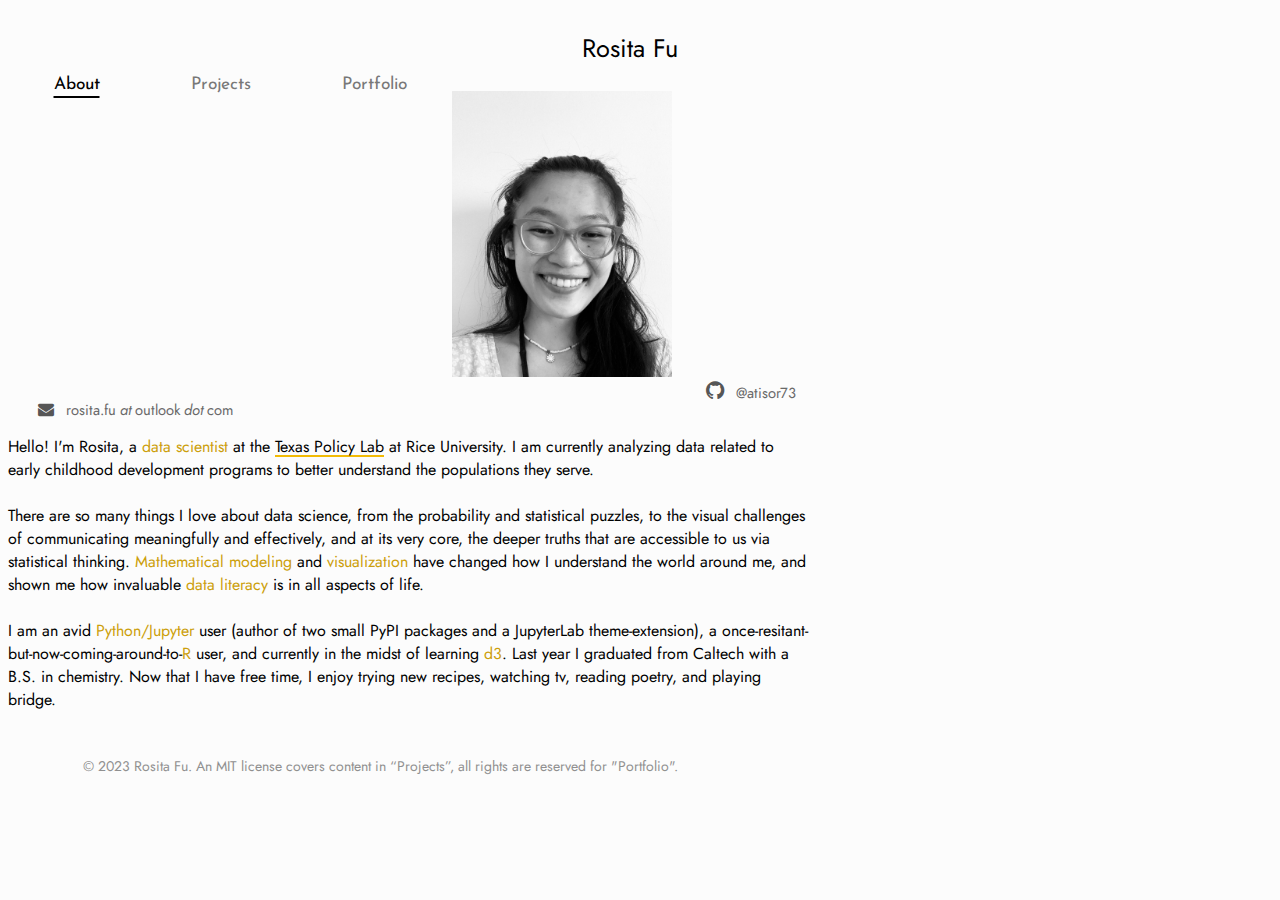
<file: index.html>
<!DOCTYPE html>
<html>
<head>
    <meta charset="UTF-8" />
    <link rel="stylesheet" href=""/>
    <link rel="stylesheet" href="main.css"/>
    <link rel="stylesheet" href="about/about.css"/>

    <!-- bootstrap -->
    <link href="https://cdn.jsdelivr.net/npm/bootstrap@5.3.0-alpha3/dist/css/bootstrap.min.css" rel="stylesheet" integrity="sha384-KK94CHFLLe+nY2dmCWGMq91rCGa5gtU4mk92HdvYe+M/SXH301p5ILy+dN9+nJOZ" crossorigin="anonymous">
    
    <!-- fonts -->
    <link rel="preconnect" href="https://fonts.googleapis.com">
    <link rel="preconnect" href="https://fonts.gstatic.com" crossorigin>
    <link href="https://fonts.googleapis.com/css2?family=Jost&family=Roboto+Slab&display=swap" rel="stylesheet">

    <link href="https://fonts.googleapis.com/css2?family=Josefin+Sans&family=Jost&family=Roboto+Slab&display=swap" rel="stylesheet">
    
    <!-- icon for github -->
    <link rel="stylesheet" href="https://cdnjs.cloudflare.com/ajax/libs/font-awesome/4.6.3/css/font-awesome.min.css">

    <!-- setting viewport? -->
    <meta name="viewport" content="width=device-width, initial-scale=1">

    <title>About</title>
</head>

<body>
    <script src=""></script>

    <!-- bootstrap -->
    <script src="https://cdn.jsdelivr.net/npm/bootstrap@5.3.0-alpha3/dist/js/bootstrap.bundle.min.js" integrity="sha384-ENjdO4Dr2bkBIFxQpeoTz1HIcje39Wm4jDKdf19U8gI4ddQ3GYNS7NTKfAdVQSZe" crossorigin="anonymous"></script>
    <script src="https://cdn.jsdelivr.net/npm/@popperjs/core@2.11.7/dist/umd/popper.min.js" integrity="sha384-zYPOMqeu1DAVkHiLqWBUTcbYfZ8osu1Nd6Z89ify25QV9guujx43ITvfi12/QExE" crossorigin="anonymous"></script>
    
    <!-- first row is nav bar -->
    <!-- depending on what is selected, display the following links -->
    <div class="container-fluid" id="navbar">
        <div class="row justify-content-end"> 
            <div class="col-9 col-sm-6 col-md-5 col-lg-4 col-xl-3 justify-content-end" align="right" >
                <div class="hover-underline underlined" style="float: left; margin: 4%">
                    <a href="about/">
                        <span style="color: black;"> About </span>
                    </a>
                </div>
                <div class="hover-underline" style="float: left; margin: 4%">
                    <a href="projects/">
                        Projects
                    </a>
                </div>
                <div class="hover-underline" style="float: left; margin: 4%">
                    <a href="portfolio/">
                        Portfolio
                    </a>
                </div>
            </div>
        </div>
    </div>

    <!-- layout of about -->
    <div class="container" id="about-container">
        <!-- name -->
        <div class="row justify-content-center" id="name"> 
            <div class="name col-5 col-sm-5 col-md-4 col-lg-4 col-xl-4" align="left" >
                <p>Rosita Fu</p>
            </div>
            <div class="filler col-6 col-sm-6 col-md-6 col-lg-6 col-xl-6" align="left" ></div>
        </div>
    

        <!-- portrait | blurb -->
        <div class="row justify-content-center"> 
            <div class="self col-5 col-sm-5 col-md-4 col-lg-4 col-xl-4" align="left" >
                <img src="about/self.jpeg" id="self-portrait" width="220px"/>

                <!-- github -->
                <a href="https://github.com/atisor73" class="github-icon" target="_blank">
                    <i class="fa fa-github fa-lg"> 
                        <p> &thinsp; @atisor73 </p> </i>
                </a>
                
                <!-- contact/email -->
                <i class="fa fa-envelope fa-md mail-icon"> 
                    <p> &nbsp; rosita.fu <em>at</em> outlook <em>dot</em> com </p></i> 

                <!-- <div class="row justify-content-center" id="footer"> 
                    <div class="footer col-11 col-sm-11 col-md-10 col-lg-10 col-xl-10" >
                        © 2023 Rosita Fu. <br>
                        An MIT license covers content in “Projects”, all rights are reserved for content in "Portfolio".
                    </div>
                </div> -->
            </div>
            <div class="blurb col-6 col-sm-6 col-md-6 col-lg-6 col-xl-6" align="left" >
                <p> Hello! I'm Rosita, a 
                    <!-- <a class="link-hover-animate-color-change">data scientist</a>  -->
                    <span style="color: #cc9f0b">data scientist</span>
                    at the 
                    <span class="underline-container">
                    <a href="https://www.texaspolicylab.org/" target="_blank" 
                        class="underline">
                            Texas Policy Lab
                    </a></span>
                    at Rice University. I am currently analyzing data related to
                    early childhood development programs to better understand the 
                    populations they serve.

                    <br><br>
                    
                    There are so many things I love about data science, from the probability 
                    and statistical puzzles, to the visual challenges of communicating  
                    meaningfully and effectively, and at its very core, the deeper truths that are 
                    accessible to us via statistical thinking. <span style="color: #cc9f0b">Mathematical modeling</span>
                    and <span style="color: #cc9f0b">visualization</span> have changed 
                    how I understand the world around me,
                    and shown me how invaluable <span style="color: #cc9f0b">data literacy</span>
                    is in all aspects of life. 

                    <br><br>

                    I am an avid <span style="color: #cc9f0b">Python/Jupyter</span> user
                    (author of two small PyPI packages and a JupyterLab theme-extension), 
                    a once-resitant-but-now-coming-around-to-<span style="color: #cc9f0b">R</span> user, and 
                    currently in the midst of learning 
                    <span style="color: #cc9f0b">d3</span>.
                
                    Last year I graduated from Caltech with a B.S. in chemistry.
                    Now that I have free time, I enjoy trying new recipes, watching tv, 
                    reading poetry, and playing bridge. 
                </p>

            </div>


        <div class="row justify-content-center" id="footer"> 
            <div class="footer col-11 col-sm-11 col-md-10 col-lg-10 col-xl-10" >
                © 2023 Rosita Fu. 
                <!-- <br> -->
                An MIT license covers content in “Projects”, all rights are reserved for "Portfolio".
            </div>
        </div>

        </div>
        
    </div>
    </div>


    
</body>
</html>
</file>
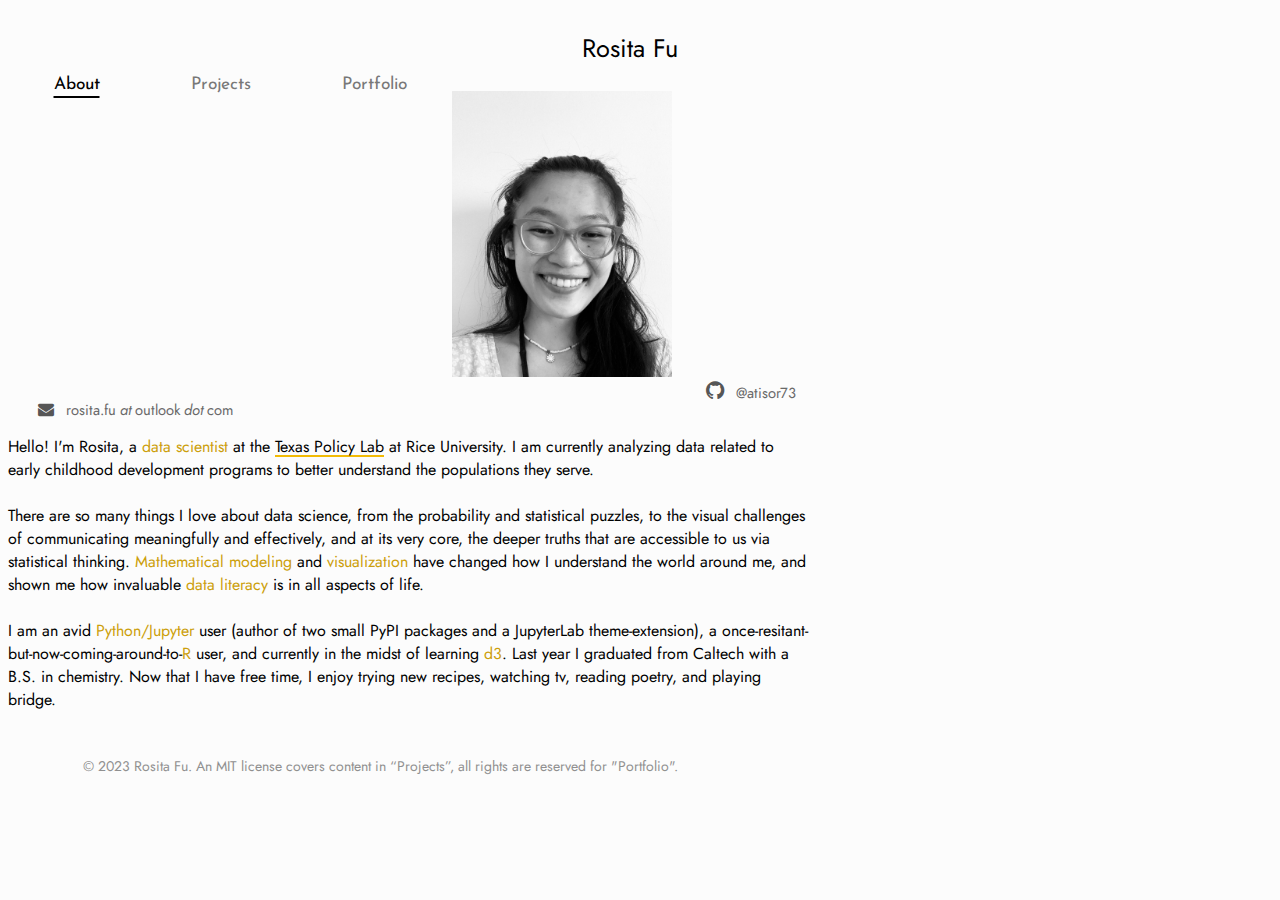
<file: about/index.html>
<!DOCTYPE html>
<html>
<head>
    <meta charset="UTF-8" />
    <link rel="stylesheet" href=""/>
    <link rel="stylesheet" href="../main.css"/>
    <link rel="stylesheet" href="about.css"/>

    <!-- bootstrap -->
    <link href="https://cdn.jsdelivr.net/npm/bootstrap@5.3.0-alpha3/dist/css/bootstrap.min.css" rel="stylesheet" integrity="sha384-KK94CHFLLe+nY2dmCWGMq91rCGa5gtU4mk92HdvYe+M/SXH301p5ILy+dN9+nJOZ" crossorigin="anonymous">
    
    <!-- fonts -->
    <link rel="preconnect" href="https://fonts.googleapis.com">
    <link rel="preconnect" href="https://fonts.gstatic.com" crossorigin>
    <link href="https://fonts.googleapis.com/css2?family=Jost&family=Roboto+Slab&display=swap" rel="stylesheet">

    <link href="https://fonts.googleapis.com/css2?family=Josefin+Sans&family=Jost&family=Roboto+Slab&display=swap" rel="stylesheet">
    
    <!-- icon for github -->
    <link rel="stylesheet" href="https://cdnjs.cloudflare.com/ajax/libs/font-awesome/4.6.3/css/font-awesome.min.css">

    <!-- setting viewport? -->
    <meta name="viewport" content="width=device-width, initial-scale=1">

    <title>About</title>
</head>

<body>
    <script src=""></script>

    <!-- bootstrap -->
    <script src="https://cdn.jsdelivr.net/npm/bootstrap@5.3.0-alpha3/dist/js/bootstrap.bundle.min.js" integrity="sha384-ENjdO4Dr2bkBIFxQpeoTz1HIcje39Wm4jDKdf19U8gI4ddQ3GYNS7NTKfAdVQSZe" crossorigin="anonymous"></script>
    <script src="https://cdn.jsdelivr.net/npm/@popperjs/core@2.11.7/dist/umd/popper.min.js" integrity="sha384-zYPOMqeu1DAVkHiLqWBUTcbYfZ8osu1Nd6Z89ify25QV9guujx43ITvfi12/QExE" crossorigin="anonymous"></script>
    
    <!-- first row is nav bar -->
    <!-- depending on what is selected, display the following links -->
    <div class="container-fluid" id="navbar">
        <div class="row justify-content-end"> 
            <div class="col-9 col-sm-6 col-md-5 col-lg-4 col-xl-3 justify-content-end" align="right" >
                <div class="hover-underline underlined" style="float: left; margin: 4%">
                    <a href="">
                        <span style="color: black;"> About </span>
                    </a>
                </div>
                <div class="hover-underline" style="float: left; margin: 4%">
                    <a href="../projects/">
                        Projects
                    </a>
                </div>
                <div class="hover-underline" style="float: left; margin: 4%">
                    <a href="../portfolio/">
                        Portfolio
                    </a>
                </div>
            </div>
        </div>
    </div>

    <!-- layout of about -->
    <div class="container" id="about-container">
        <!-- name -->
        <div class="row justify-content-center" id="name"> 
            <div class="name col-5 col-sm-5 col-md-4 col-lg-4 col-xl-4" align="left" >
                <p>Rosita Fu</p>
            </div>
            <div class="filler col-6 col-sm-6 col-md-6 col-lg-6 col-xl-6" align="left" ></div>
        </div>
    

        <!-- portrait | blurb -->
        <div class="row justify-content-center"> 
            <div class="self col-5 col-sm-5 col-md-4 col-lg-4 col-xl-4" align="left" >
                <img src="self.jpeg" id="self-portrait" width="220px"/>

                <!-- github -->
                <a href="https://github.com/atisor73" class="github-icon" target="_blank">
                    <i class="fa fa-github fa-lg"> 
                        <p> &thinsp; @atisor73 </p> </i>
                </a>
                
                <!-- contact/email -->
                <i class="fa fa-envelope fa-md mail-icon"> 
                    <p> &nbsp; rosita.fu <em>at</em> outlook <em>dot</em> com </p></i> 

                <!-- <div class="row justify-content-center" id="footer"> 
                    <div class="footer col-11 col-sm-11 col-md-10 col-lg-10 col-xl-10" >
                        © 2023 Rosita Fu. <br>
                        An MIT license covers content in “Projects”, all rights are reserved for content in Portfolio.
                    </div>
                </div> -->
            </div>
            <div class="blurb col-6 col-sm-6 col-md-6 col-lg-6 col-xl-6" align="left" >
                <p> Hello! I'm Rosita, a 
                    <!-- <a class="link-hover-animate-color-change">data scientist</a>  -->
                    <span style="color: #cc9f0b">data scientist</span>
                    at the 
                    <span class="underline-container">
                    <a href="https://www.texaspolicylab.org/" target="_blank" 
                        class="underline">
                            Texas Policy Lab
                    </a></span>
                    at Rice University. I am currently analyzing data related to
                    early childhood development programs to better understand the 
                    populations they serve.

                    <br><br>
                    
                    There are so many things I love about data science, from the probability 
                    and statistical puzzles, to the visual challenges of communicating  
                    meaningfully and effectively, and at its very core, the deeper truths that are 
                    accessible to us via statistical thinking. <span style="color: #cc9f0b">Mathematical modeling</span>
                    and <span style="color: #cc9f0b">visualization</span> have changed 
                    how I understand the world around me,
                    and shown me how invaluable <span style="color: #cc9f0b">data literacy</span>
                    is in all aspects of life. 

                    <br><br>

                    I am an avid <span style="color: #cc9f0b">Python/Jupyter</span> user
                    (author of two small PyPI packages and a JupyterLab theme-extension), 
                    a once-resitant-but-now-coming-around-to-<span style="color: #cc9f0b">R</span> user, and 
                    currently in the midst of learning 
                    <span style="color: #cc9f0b">d3</span>.
                
                    Last year I graduated from Caltech with a B.S. in chemistry.
                    Now that I have free time, I enjoy trying new recipes, watching tv, 
                    reading poetry, and playing bridge. 
                </p>

            </div>


        <div class="row justify-content-center" id="footer"> 
            <div class="footer col-11 col-sm-11 col-md-10 col-lg-10 col-xl-10" >
                © 2023 Rosita Fu. 
                <!-- <br> -->
                An MIT license covers content in “Projects”, all rights are reserved for "Portfolio".
            </div>
        </div>

        </div>
        
    </div>
    </div>


    
</body>
</html>
</file>
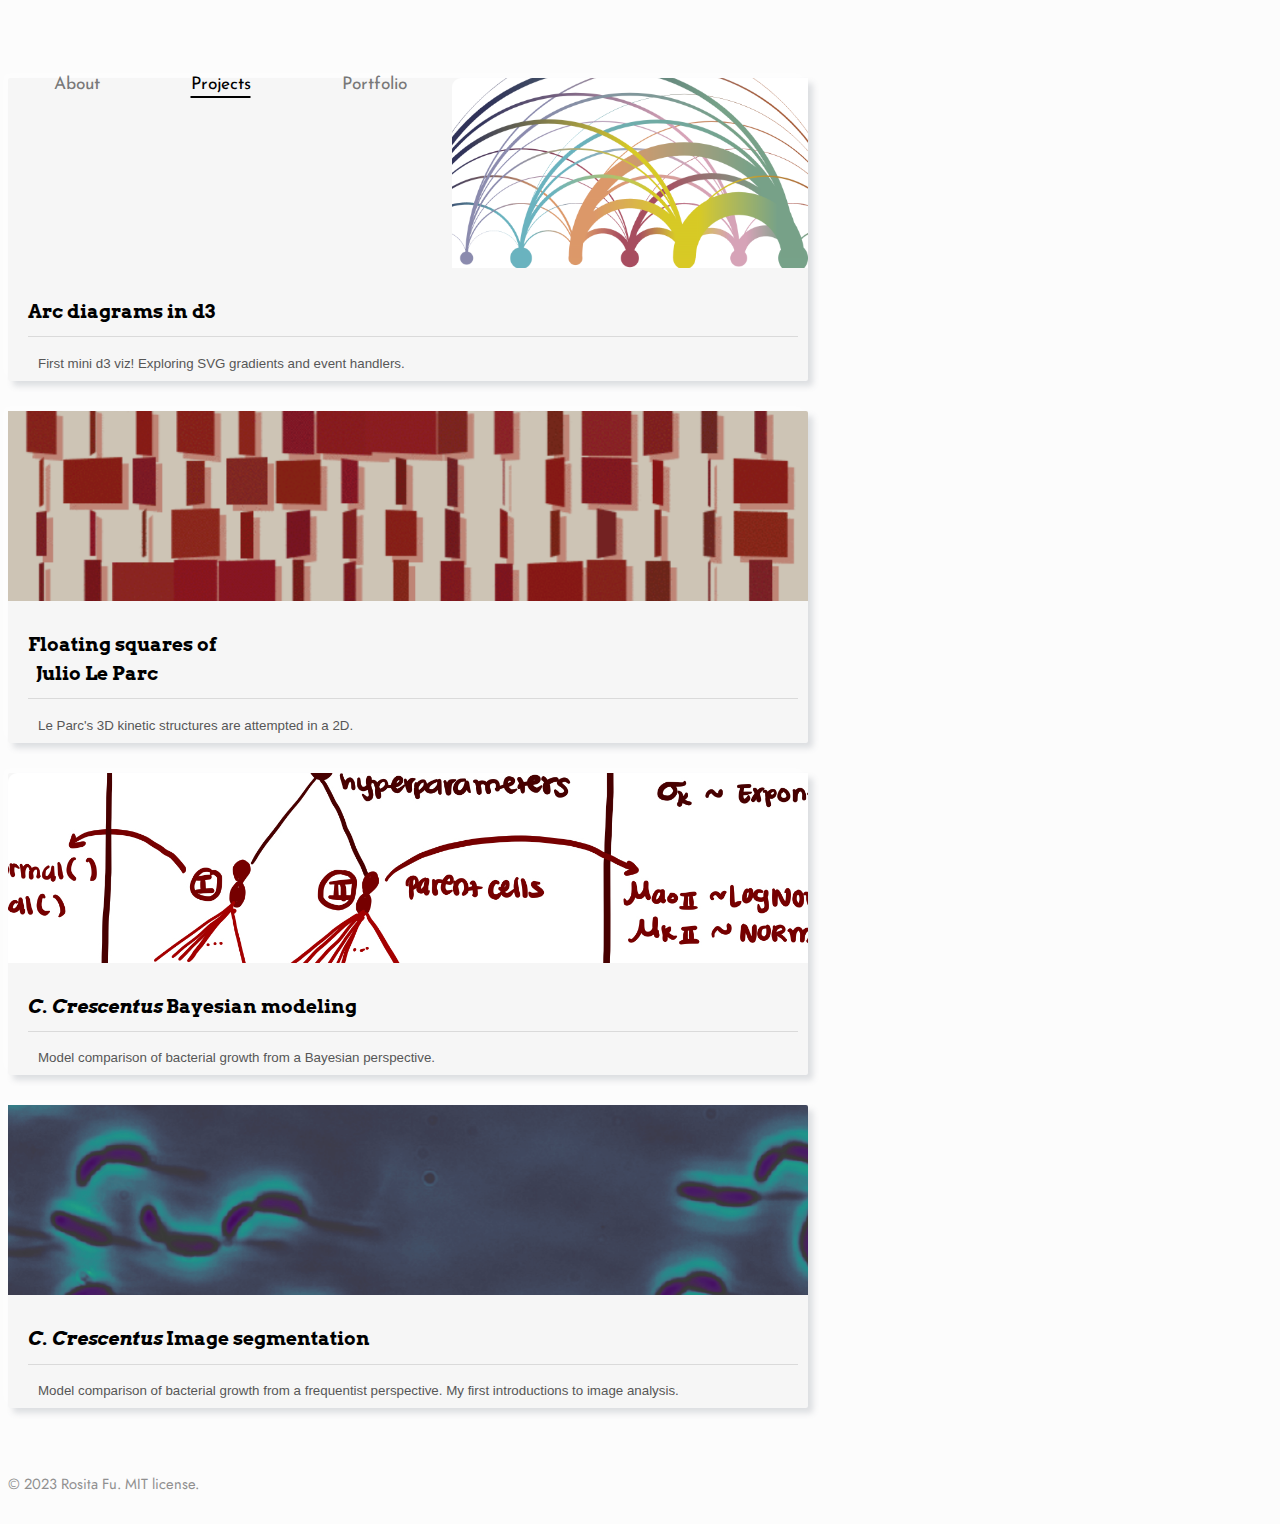
<file: projects/index.html>
<!DOCTYPE html>
<html>
<head>
    <meta charset="UTF-8" />
    <link rel="stylesheet" href=""/>
    <link rel="stylesheet" href="../main.css"/>
    <link rel="stylesheet" href="projects.css"/>

    <!-- bootstrap -->
    <link href="https://cdn.jsdelivr.net/npm/bootstrap@5.3.0-alpha3/dist/css/bootstrap.min.css" rel="stylesheet" integrity="sha384-KK94CHFLLe+nY2dmCWGMq91rCGa5gtU4mk92HdvYe+M/SXH301p5ILy+dN9+nJOZ" crossorigin="anonymous">
    
    <!-- fonts -->
    <link rel="preconnect" href="https://fonts.googleapis.com">
    <link rel="preconnect" href="https://fonts.gstatic.com" crossorigin>

    <!-- fonts: navbar -->
    <link href="https://fonts.googleapis.com/css2?family=Josefin+Sans&family=Jost&family=Roboto+Slab&display=swap" rel="stylesheet">
    
    <!-- fonts: heading -->
    <link href="https://fonts.googleapis.com/css2?family=Arvo&display=swap" rel="stylesheet">

    <!-- fonts: posts description -->
    <link href="https://fonts.googleapis.com/css2?family=Source+Sans+Pro:ital@0;1&display=swap" rel="stylesheet">

    <title>Projects</title>
</head>


<body>
    <script src=""></script>

    <!-- bootstrap -->
    <script src="https://cdn.jsdelivr.net/npm/bootstrap@5.3.0-alpha3/dist/js/bootstrap.bundle.min.js" integrity="sha384-ENjdO4Dr2bkBIFxQpeoTz1HIcje39Wm4jDKdf19U8gI4ddQ3GYNS7NTKfAdVQSZe" crossorigin="anonymous"></script>
    <script src="https://cdn.jsdelivr.net/npm/@popperjs/core@2.11.7/dist/umd/popper.min.js" integrity="sha384-zYPOMqeu1DAVkHiLqWBUTcbYfZ8osu1Nd6Z89ify25QV9guujx43ITvfi12/QExE" crossorigin="anonymous"></script>
    
    <!-- first row is nav bar -->
    <!-- depending on what is selected, display the following links -->
    <div class="container-fluid" id="navbar">
        <div class="row justify-content-end"> 
            <div class="col-9 col-sm-6 col-md-5 col-lg-4 col-xl-3 justify-content-end" align="right" >
                <div class="hover-underline" style="float: left; margin: 4%">
                    <a href="../about/">
                        About
                    </a>
                </div>
                <div class="hover-underline underlined" style="float: left; margin: 4%">
                    <a href="">
                        <span style="color: black;"> Projects </span>
                    </a>
                </div>
                <div class="hover-underline" style="float: left; margin: 4%">
                    <a href="../portfolio/">
                        Portfolio
                    </a>
                </div>
            </div>
        </div>
    </div>


    <br>



    <!-- project cards -->

    <div class="container post">
    <a href="project_arcs/project_arcs.html">
    <div class="row justify-content-center"> 
        <div class="col-7 post-image order-1 left">
            <img src="project_arcs/screenshot_arcs.png"/>
        </div>
        <div class="col-5 post-text order-2">
            <h2 class="post-heading"> Arc diagrams in d3 </h2>
            <p class="post-desc"> First mini d3 viz! Exploring SVG gradients and event handlers.
            </p>
    </div></div></a></div>

    <div class="container post">
    <a href="project_julio/project_julio.html">
    <div class="row justify-content-center"> 
        <div class="col-7 post-image order-2 right">
            <img src="project_julio/screenshot_julio.png"/>
        </div>
        <div class="col-5 post-text order-1">
            <h2 class="post-heading"> Floating squares of <br> &nbsp; Julio Le Parc </h2>
            <p class="post-desc"> Le Parc's 3D kinetic structures are attempted in a 2D.
            </p>
    </div></div></a></div>



    <div class="container post"> 
        <a href="https://atisor73.github.io/CCTV2/"> 
        <div class="row justify-content-center"> 
            <div class="col-7 post-image order-1 left">
                <img src="project_caulobacter2/10.1_cc_hierarchy.jpg"/>  
            </div>
            <div class="col-5 post-text order-2">   
                <h2 class="post-heading"><em>C. Crescentus</em>  Bayesian modeling </h2> 
                <p class="post-desc"> Model comparison of bacterial growth from a Bayesian perspective. 
                </p>
    </div></div></a></div>


    <div class="container post"> 
        <a href="https://atisor73.github.io/CCTV/"> 
        <div class="row justify-content-center"> 
            <div class="col-7 post-image order-2 right">
                <img src="project_caulobacter1/lotsa_cauliflower.png"/>  
            </div>
            <div class="col-5 post-text order-1">   
                <h2 class="post-heading"> <em>C. Crescentus</em>  Image segmentation </h2> 
                <p class="post-desc"> Model comparison of bacterial growth from a frequentist perspective. My first introductions to image analysis.
                </p>
    </div></div></a></div>
    
    <!-- POST TEMPLATE:  -->
    <!-- <div class="container post"> 
        <a href=""> ADD LINK
        <div class="row justify-content-center"> 
            <div class="col-7 post-image order-1 left"> ALTERNATE ORDER
                <img src=""/>  CHANGE IMAGE SOURCE 
            </div>
            <div class="col-5 post-text order-2">   ALTERNATE ORDER- 
                <h2 class="post-heading"> Heading </h2>  ADD HEADING
                <p class="post-desc"> Description  CHANGE DESCRIPTION
                </p>
    </div></div></a></div>
     -->
     
    
<!-- searchable tags?: see Scott Murray's website: https://alignedleft.com/work!!
interactivity
teaching
math
graphics
d3
R
Python
- [ ] and/or add simple search feature
- [ ] timeline / dates?
- [ ] copyright footer & "All opinions & views are my own and do not represent my employer"
- [ ] things to think about: syntax highlighting, incoorporating markdown

Larger things I want to show (coding ability & opinions on the field):
data cleaning, interactive viz, mathematical simulation
pulling data from public sources 
-->

    <div class="row justify-content-center" id="footer"> 
        <div class="footer col-11 col-sm-11 col-md-10 col-lg-10 col-xl-10" id="footer">
            <div class="container text-center"> © 2023 Rosita Fu. MIT license. <br></div>

        </div>
    </div>


</body>
</html>
</file>
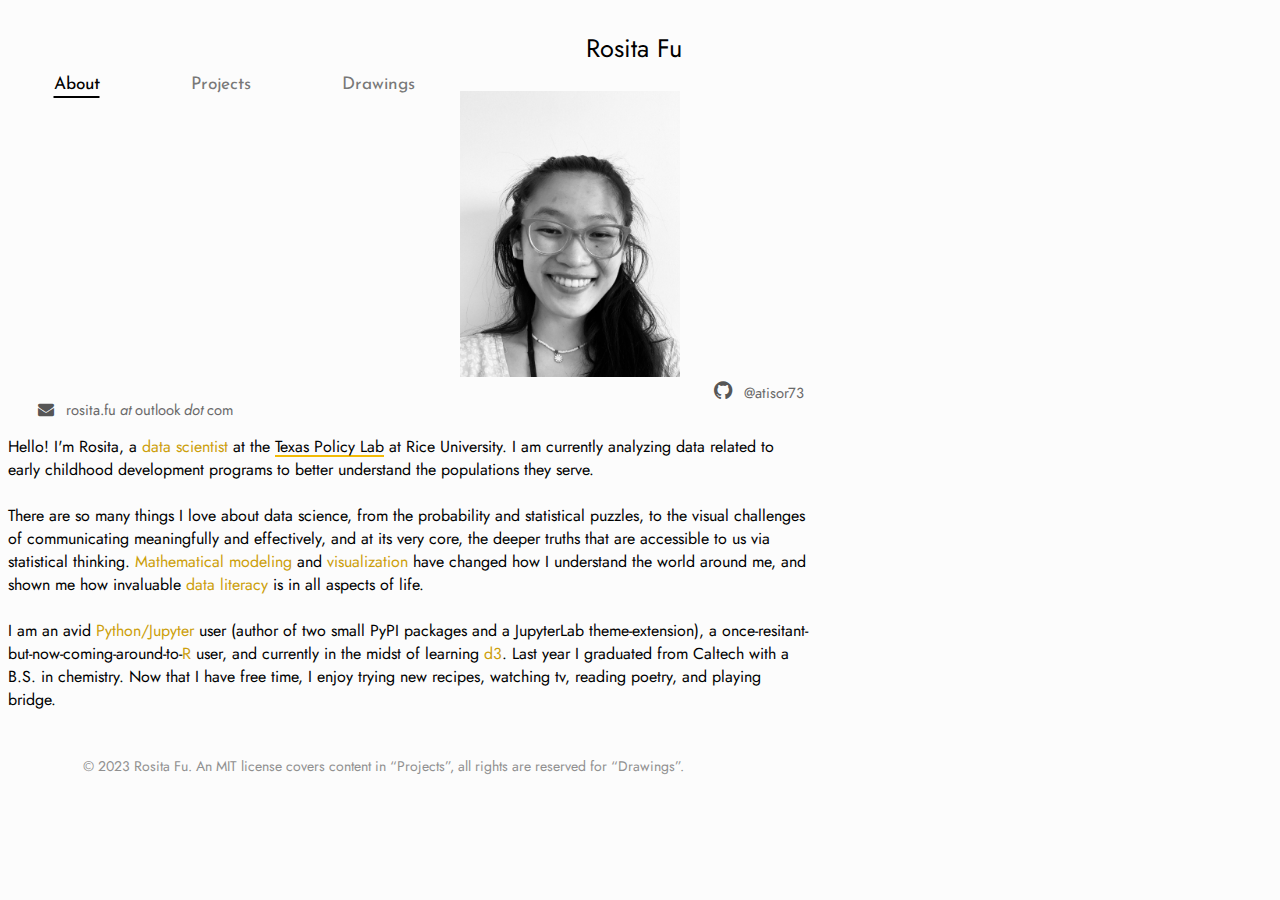
<file: about/about.html>
<!DOCTYPE html>
<html>
<head>
    <meta charset="UTF-8" />
    <link rel="stylesheet" href=""/>
    <link rel="stylesheet" href="../main.css"/>
    <link rel="stylesheet" href="about.css"/>

    <!-- bootstrap -->
    <link href="https://cdn.jsdelivr.net/npm/bootstrap@5.3.0-alpha3/dist/css/bootstrap.min.css" rel="stylesheet" integrity="sha384-KK94CHFLLe+nY2dmCWGMq91rCGa5gtU4mk92HdvYe+M/SXH301p5ILy+dN9+nJOZ" crossorigin="anonymous">
    
    <!-- fonts -->
    <link rel="preconnect" href="https://fonts.googleapis.com">
    <link rel="preconnect" href="https://fonts.gstatic.com" crossorigin>
    <link href="https://fonts.googleapis.com/css2?family=Jost&family=Roboto+Slab&display=swap" rel="stylesheet">

    <link href="https://fonts.googleapis.com/css2?family=Josefin+Sans&family=Jost&family=Roboto+Slab&display=swap" rel="stylesheet">
    
    <!-- icon for github -->
    <link rel="stylesheet" href="https://cdnjs.cloudflare.com/ajax/libs/font-awesome/4.6.3/css/font-awesome.min.css">

    <!-- setting viewport? -->
    <meta name="viewport" content="width=device-width, initial-scale=1">

    <title>About</title>
</head>

<body>
    <script src=""></script>

    <!-- bootstrap -->
    <script src="https://cdn.jsdelivr.net/npm/bootstrap@5.3.0-alpha3/dist/js/bootstrap.bundle.min.js" integrity="sha384-ENjdO4Dr2bkBIFxQpeoTz1HIcje39Wm4jDKdf19U8gI4ddQ3GYNS7NTKfAdVQSZe" crossorigin="anonymous"></script>
    <script src="https://cdn.jsdelivr.net/npm/@popperjs/core@2.11.7/dist/umd/popper.min.js" integrity="sha384-zYPOMqeu1DAVkHiLqWBUTcbYfZ8osu1Nd6Z89ify25QV9guujx43ITvfi12/QExE" crossorigin="anonymous"></script>
    
    <!-- first row is nav bar -->
    <!-- depending on what is selected, display the following links -->
    <div class="container-fluid" id="navbar">
        <div class="row justify-content-end"> 
            <div class="col-9 col-sm-6 col-md-5 col-lg-4 col-xl-3 justify-content-end" align="right" >
                <div class="hover-underline underlined" style="float: left; margin: 4%">
                    <a href="about.html">
                        <span style="color: black;"> About </span>
                    </a>
                </div>
                <div class="hover-underline" style="float: left; margin: 4%">
                    <a href="../projects/projects.html">
                        Projects
                    </a>
                </div>
                <div class="hover-underline" style="float: left; margin: 4%">
                    <a href="../drawings/drawings.html">
                        Drawings
                    </a>
                </div>
            </div>
        </div>
    </div>

    <!-- layout of about -->
    <div class="container" id="about-container">
        <!-- name -->
        <div class="row justify-content-center" id="name"> 
            <div class="name col-5 col-sm-5 col-md-4 col-lg-4 col-xl-4" align="left" >
                <p>Rosita Fu</p>
            </div>
            <div class="filler col-6 col-sm-6 col-md-6 col-lg-6 col-xl-6" align="left" ></div>
        </div>
    

        <!-- portrait | blurb -->
        <div class="row justify-content-center"> 
            <div class="self col-5 col-sm-5 col-md-4 col-lg-4 col-xl-4" align="left" >
                <img src="self.jpeg" id="self-portrait" width="220px"/>

                <!-- github -->
                <a href="https://github.com/atisor73" class="github-icon" target="_blank">
                    <i class="fa fa-github fa-lg"> 
                        <p> &thinsp; @atisor73 </p> </i>
                </a>
                
                <!-- contact/email -->
                <i class="fa fa-envelope fa-md mail-icon"> 
                    <p> &nbsp; rosita.fu <em>at</em> outlook <em>dot</em> com </p></i> 

                <!-- <div class="row justify-content-center" id="footer"> 
                    <div class="footer col-11 col-sm-11 col-md-10 col-lg-10 col-xl-10" >
                        © 2023 Rosita Fu. <br>
                        An MIT license covers content in “Projects”, all rights are reserved for content in “Drawings”.
                    </div>
                </div> -->
            </div>
            <div class="blurb col-6 col-sm-6 col-md-6 col-lg-6 col-xl-6" align="left" >
                <p> Hello! I'm Rosita, a 
                    <!-- <a class="link-hover-animate-color-change">data scientist</a>  -->
                    <span style="color: #cc9f0b">data scientist</span>
                    at the 
                    <span class="underline-container">
                    <a href="https://www.texaspolicylab.org/" target="_blank" 
                        class="underline">
                            Texas Policy Lab
                    </a></span>
                    at Rice University. I am currently analyzing data related to
                    early childhood development programs to better understand the 
                    populations they serve.

                    <br><br>
                    
                    There are so many things I love about data science, from the probability 
                    and statistical puzzles, to the visual challenges of communicating  
                    meaningfully and effectively, and at its very core, the deeper truths that are 
                    accessible to us via statistical thinking. <span style="color: #cc9f0b">Mathematical modeling</span>
                    and <span style="color: #cc9f0b">visualization</span> have changed 
                    how I understand the world around me,
                    and shown me how invaluable <span style="color: #cc9f0b">data literacy</span>
                    is in all aspects of life. 

                    <br><br>

                    I am an avid <span style="color: #cc9f0b">Python/Jupyter</span> user
                    (author of two small PyPI packages and a JupyterLab theme-extension), 
                    a once-resitant-but-now-coming-around-to-<span style="color: #cc9f0b">R</span> user, and 
                    currently in the midst of learning 
                    <span style="color: #cc9f0b">d3</span>.
                
                    Last year I graduated from Caltech with a B.S. in chemistry.
                    Now that I have free time, I enjoy trying new recipes, watching tv, 
                    reading poetry, and playing bridge. 
                </p>

            </div>


        <div class="row justify-content-center" id="footer"> 
            <div class="footer col-11 col-sm-11 col-md-10 col-lg-10 col-xl-10" >
                © 2023 Rosita Fu. 
                <!-- <br> -->
                An MIT license covers content in “Projects”, all rights are reserved for “Drawings”.
            </div>
        </div>

        </div>
        
    </div>
    </div>


    
</body>
</html>
</file>
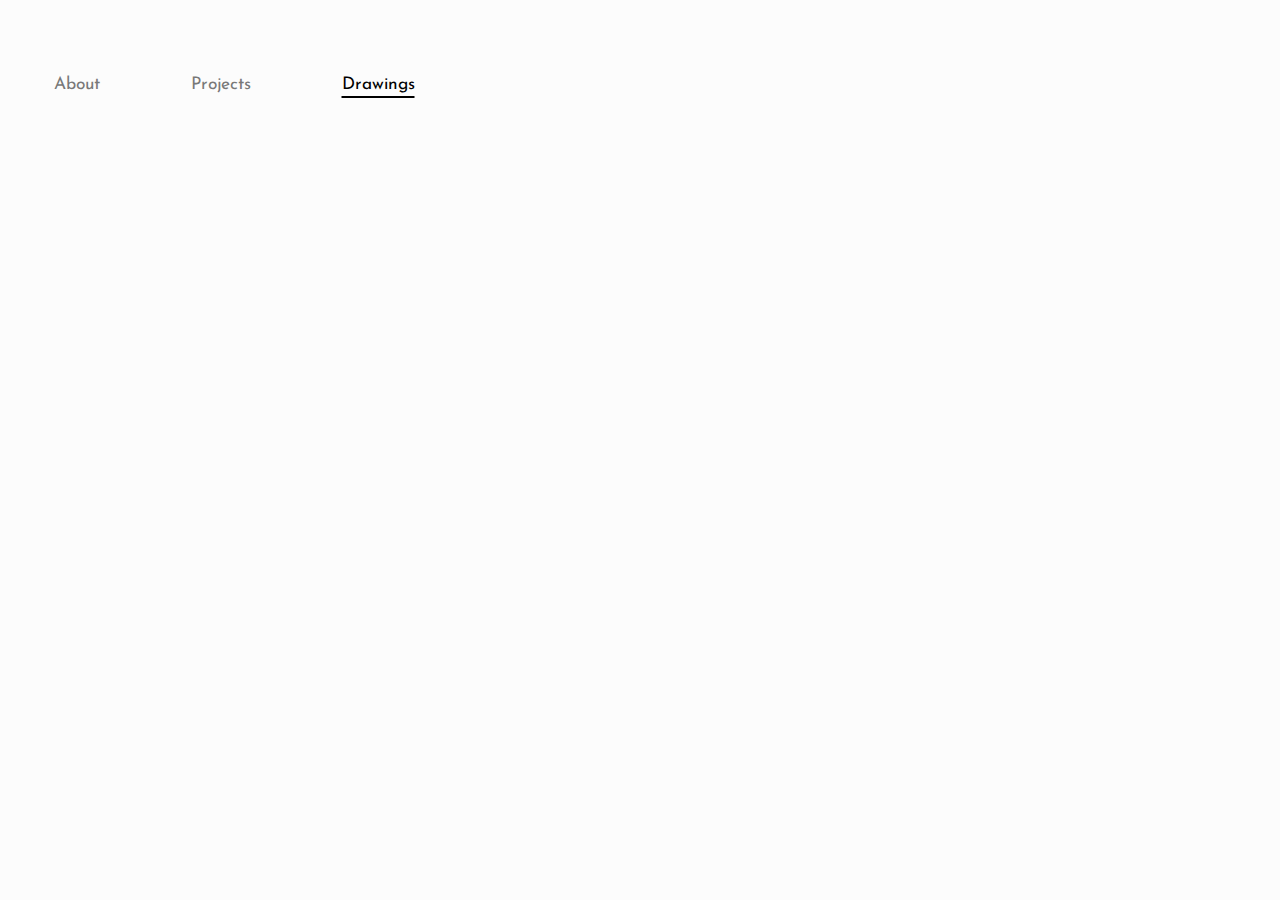
<file: drawings/drawings.html>
<!DOCTYPE html>
<html>
<head>
    <meta charset="UTF-8" />
    <link rel="stylesheet" href=""/>
    <link rel="stylesheet" href="../main.css"/>

    <!-- bootstrap -->
    <link href="https://cdn.jsdelivr.net/npm/bootstrap@5.3.0-alpha3/dist/css/bootstrap.min.css" rel="stylesheet" integrity="sha384-KK94CHFLLe+nY2dmCWGMq91rCGa5gtU4mk92HdvYe+M/SXH301p5ILy+dN9+nJOZ" crossorigin="anonymous">
    
    <!-- fonts -->
    <link rel="preconnect" href="https://fonts.googleapis.com">
    <link rel="preconnect" href="https://fonts.gstatic.com" crossorigin>
    <link href="https://fonts.googleapis.com/css2?family=Jost&family=Roboto+Slab&display=swap" rel="stylesheet">

    <link href="https://fonts.googleapis.com/css2?family=Josefin+Sans&family=Jost&family=Roboto+Slab&display=swap" rel="stylesheet">


    <title>Drawings</title>
</head>

<body>
    <script src=""></script>

    <!-- bootstrap -->
    <script src="https://cdn.jsdelivr.net/npm/bootstrap@5.3.0-alpha3/dist/js/bootstrap.bundle.min.js" integrity="sha384-ENjdO4Dr2bkBIFxQpeoTz1HIcje39Wm4jDKdf19U8gI4ddQ3GYNS7NTKfAdVQSZe" crossorigin="anonymous"></script>
    <script src="https://cdn.jsdelivr.net/npm/@popperjs/core@2.11.7/dist/umd/popper.min.js" integrity="sha384-zYPOMqeu1DAVkHiLqWBUTcbYfZ8osu1Nd6Z89ify25QV9guujx43ITvfi12/QExE" crossorigin="anonymous"></script>
    
    <!-- first row is nav bar -->
    <!-- depending on what is selected, display the following links -->
    <div class="container-fluid" id="navbar">
        <div class="row justify-content-end"> 
            <div class="col-9 col-sm-6 col-md-5 col-lg-4 col-xl-3 justify-content-end" align="right" >
                <div class="hover-underline" style="float: left; margin: 4%">
                    <a href="../about/about.html">
                        About
                    </a>
                </div>
                <div class="hover-underline" style="float: left; margin: 4%">
                    <a href="../projects/projects.html">
                        Projects
                    </a>
                </div>
                <div class="hover-underline underlined" style="float: left; margin: 4%">
                    <a href="drawings.html">
                        <span style="color: black;"> Drawings </span>
                    </a>
                </div>
            </div>
        </div>
    </div>


</body>
</html>
</file>
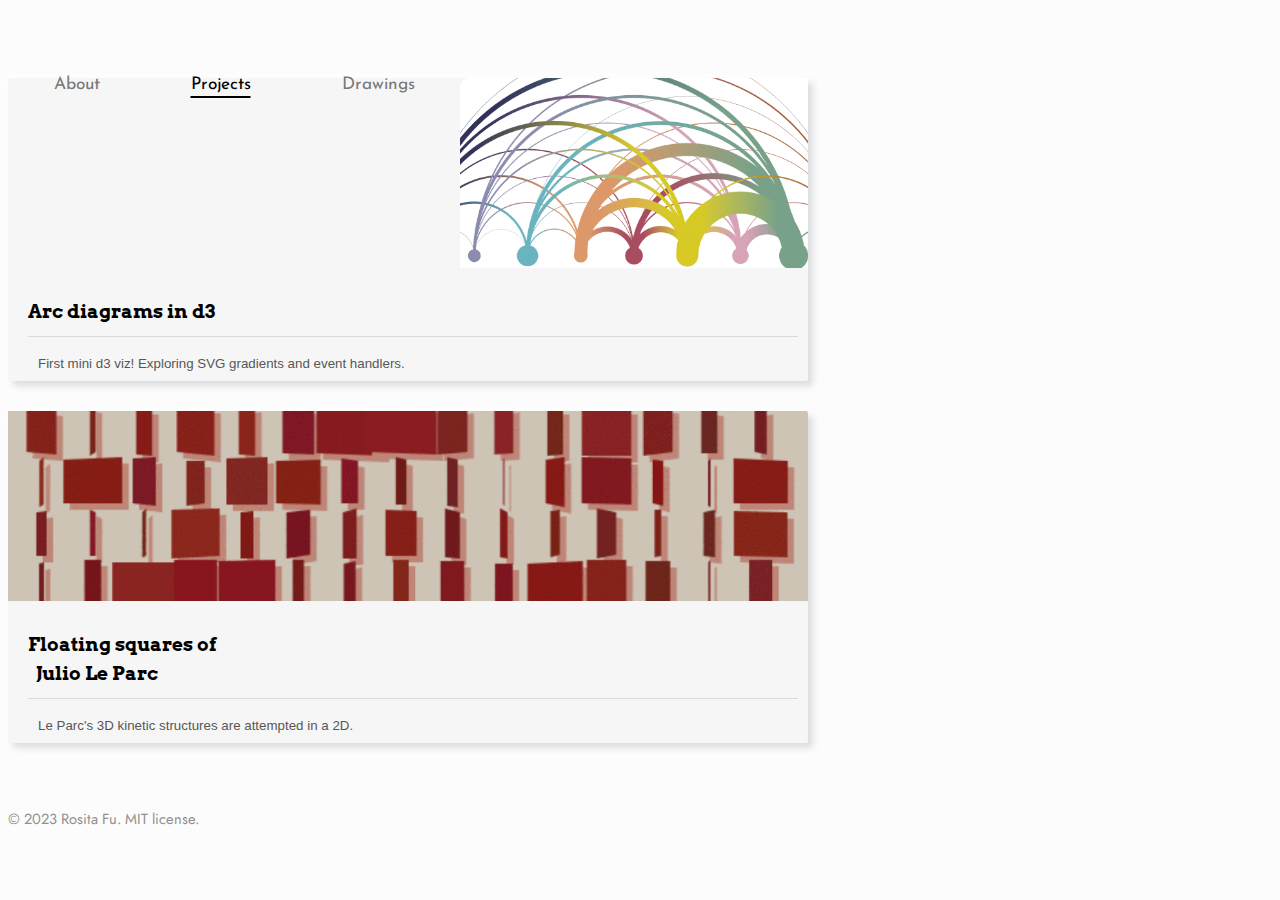
<file: projects/projects.html>
<!DOCTYPE html>
<html>
<head>
    <meta charset="UTF-8" />
    <link rel="stylesheet" href=""/>
    <link rel="stylesheet" href="../main.css"/>
    <link rel="stylesheet" href="projects.css"/>

    <!-- bootstrap -->
    <link href="https://cdn.jsdelivr.net/npm/bootstrap@5.3.0-alpha3/dist/css/bootstrap.min.css" rel="stylesheet" integrity="sha384-KK94CHFLLe+nY2dmCWGMq91rCGa5gtU4mk92HdvYe+M/SXH301p5ILy+dN9+nJOZ" crossorigin="anonymous">
    
    <!-- fonts -->
    <link rel="preconnect" href="https://fonts.googleapis.com">
    <link rel="preconnect" href="https://fonts.gstatic.com" crossorigin>

    <!-- fonts: navbar -->
    <link href="https://fonts.googleapis.com/css2?family=Josefin+Sans&family=Jost&family=Roboto+Slab&display=swap" rel="stylesheet">
    
    <!-- fonts: heading -->
    <link href="https://fonts.googleapis.com/css2?family=Arvo&display=swap" rel="stylesheet">

    <!-- fonts: posts description -->
    <link href="https://fonts.googleapis.com/css2?family=Source+Sans+Pro:ital@0;1&display=swap" rel="stylesheet">

    <title>Projects</title>
</head>


<body>
    <script src=""></script>

    <!-- bootstrap -->
    <script src="https://cdn.jsdelivr.net/npm/bootstrap@5.3.0-alpha3/dist/js/bootstrap.bundle.min.js" integrity="sha384-ENjdO4Dr2bkBIFxQpeoTz1HIcje39Wm4jDKdf19U8gI4ddQ3GYNS7NTKfAdVQSZe" crossorigin="anonymous"></script>
    <script src="https://cdn.jsdelivr.net/npm/@popperjs/core@2.11.7/dist/umd/popper.min.js" integrity="sha384-zYPOMqeu1DAVkHiLqWBUTcbYfZ8osu1Nd6Z89ify25QV9guujx43ITvfi12/QExE" crossorigin="anonymous"></script>
    
    <!-- first row is nav bar -->
    <!-- depending on what is selected, display the following links -->
    <div class="container-fluid" id="navbar">
        <div class="row justify-content-end"> 
            <div class="col-9 col-sm-6 col-md-5 col-lg-4 col-xl-3 justify-content-end" align="right" >
                <div class="hover-underline" style="float: left; margin: 4%">
                    <a href="../about/about.html">
                        About
                    </a>
                </div>
                <div class="hover-underline underlined" style="float: left; margin: 4%">
                    <a href="projects.html">
                        <span style="color: black;"> Projects </span>
                    </a>
                </div>
                <div class="hover-underline" style="float: left; margin: 4%">
                    <a href="../drawings/drawings.html">
                        Drawings
                    </a>
                </div>
            </div>
        </div>
    </div>


    <br>



    <!-- project cards -->

    <div class="container post">
    <a href="project_arcs/project_arcs.html">
    <div class="row justify-content-center"> 
        <div class="col-7 post-image order-1 left">
            <img src="project_arcs/screenshot_arcs.png"/>
        </div>
        <div class="col-5 post-text order-2">
            <h2 class="post-heading"> Arc diagrams in d3 </h2>
            <p class="post-desc"> First mini d3 viz! Exploring SVG gradients and event handlers.
            </p>
    </div></div></a></div>

    <div class="container post">
    <a href="">
    <div class="row justify-content-center"> 
        <div class="col-7 post-image order-2 right">
            <img src="project_julio/screenshot_julio.png"/>
        </div>
        <div class="col-5 post-text order-1">
            <h2 class="post-heading"> Floating squares of <br> &nbsp; Julio Le Parc </h2>
            <p class="post-desc"> Le Parc's 3D kinetic structures are attempted in a 2D.
            </p>
    </div></div></a></div>

    <!-- POST TEMPLATE:  -->
    <!-- <div class="container post"> 
        <a href=""> ADD LINK
        <div class="row justify-content-center"> 
            <div class="col-7 post-image order-1 left"> ALTERNATE ORDER
                <img src=""/>  CHANGE IMAGE SOURCE 
            </div>
            <div class="col-5 post-text order-2">   ALTERNATE ORDER- 
                <h2 class="post-heading"> Heading </h2>  ADD HEADING
                <p class="post-desc"> Description  CHANGE DESCRIPTION
                </p>
    </div></div></a></div>
     -->
     
    
<!-- searchable tags?: see Scott Murray's website: https://alignedleft.com/work!!
interactivity
teaching
math
graphics
d3
R
Python
- [ ] and/or add simple search feature
- [ ] timeline / dates?
- [ ] copyright footer & "All opinions & views are my own and do not represent my employer"
- [ ] things to think about: syntax highlighting, incoorporating markdown

Larger things I want to show (coding ability & opinions on the field):
data cleaning, interactive viz, mathematical simulation
pulling data from public sources 
-->

    <div class="row justify-content-center" id="footer"> 
        <div class="footer col-11 col-sm-11 col-md-10 col-lg-10 col-xl-10" id="footer">
            <div class="container text-center"> © 2023 Rosita Fu. MIT license. <br></div>

        </div>
    </div>


</body>
</html>
</file>
<file: main.css>
:root {
    --bg_color: #fcfcfc; /* #f0f0f0*/
    --nav_not_selected_color: #787878;
}

body {
    background-color: var(--bg_color) !important;
}

#navbar {
    margin-top: 30px !important;
    width: 90%; /* makes overall bootstrap container narrower */
    font-family: 'Josefin Sans', sans-serif;
    font-size: 13pt;
    color: black;
}

a { 
    text-decoration: none !important; 
    color: var(--nav_not_selected_color) !important;
}

.underlined {
    text-decoration: underline;
    text-underline-offset: 0.4em;
    text-decoration-thickness: 2px;
}

/* animating underlines */
.hover-underline {
    display: inline-block;
    position: relative;
    color: black; 
}

.hover-underline::after {
    content: '';
    position: absolute;
    width: 100%;
    transform: scaleX(0);
    height: 2px;
    bottom: 0;
    left: 0%;
    background-color: black;
    transform-origin: bottom left;
    transition: transform 0.5s ease-out;
}

.hover-underline:hover::after {
    transform: scaleX(1);
    transform-origin: bottom left;
}

.container {
      max-width: 800px !important; 
}

/* keeping portfolio images fixed-width */

.image-column {
    align-items: center;
    text-align: center;
    flex-direction: column; /* Stack images vertically */
}

.image-column img {
    width: 900px; /* Set a consistent width */
    height: auto; /* Maintain aspect ratio */
    margin-bottom: 20px;

    /* border */
    border: 3px solid #efefef;
    transition: border-color 0.3s; /* Smooth transition */
}
</file>
<file: about/about.css>
.self, .blurb, .name, .footer {
    /* border-style: dashed; */
}

#about-container {
    margin-top: 20px;
}

/* #name.row {
    height: 60px;
} */
.name > p {
    font-family: Jost, sans-serif;
    font-size: 19pt;
    text-align: center;
}

#self-portrait {
    margin-bottom: 18px;
    max-width: 100%;
}

/* contact icons */ 
.github-icon, .mail-icon {
    /* color: black !important; */
    padding-left: 30px;
    color: #565656 !important;
}

.fa > p {
    font-family: Jost, sans-serif;
    font-size: 11pt;
    display: inline;
    color: #696969
}

/* right hand side description */ 
.blurb {
    font-family: Jost, sans-serif;
    font-size: 12pt;
}

::selection {
    color: black;
    background: #f2bb05;
}




a.underline {
    color: black !important;
}

/* highlight key words on hover 
.highlight-container, .highlight {
    position: relative;
  }
  
.highlight-container {
    display: inline-block;
  }
.highlight-container:before {
    position: absolute;
    display: block;
    content: " ";
    background-color: #f2bb05;
    z-index: -1;
    height: 90%;
    left: -2%;
    width: 0%;
    transition: width 0.5s;
    transition-timing-function: cubic-bezier(0.165, 0.84, 0.44, 1);
  }

  .blurb:hover .highlight-container:before {
    width: 104%;
  } */

/* underline key words on hover */ 
  .underline-container, .underline {
    position: relative;
  }
  
.underline-container {
    display: inline-block;
  }
.underline-container:before {
    position: absolute;
    display: block;
    content: " ";
    border-bottom: 2px solid #f2bb05;
    z-index: -1;
    height: 90%;
    width: 100%;
    /* width: 0%; */
    transition: width 0.5s;
    transition-timing-function: cubic-bezier(0.165, 0.84, 0.44, 1);
  }

  /* .blurb:hover .underline-container:before {
    width: 100%;
  } */

/* a.link-hover-animate-color-change {
    background: linear-gradient(to right, #cc9f0b, #cc9f0b 50%, black 50%);
    background-clip: text;
    -webkit-background-clip: text;
    -webkit-text-fill-color: transparent;
    background-size: 200% 100%;
    background-position: 100%;
    transition: background-position 275ms ease;
}
.blurb:hover .link-hover-animate-color-change {
    background-position: 0 100%;
} */

#footer {
    margin-top: 45px;
    margin-bottom: 30px;
    margin-left: 75px;
    /* margin-top: 60px;
    margin-left: 10px; */
    /* font-family: 'Roboto Slab' , sans-serif;
    font-size: 9pt; */
    font-family: 'Jost' , sans-serif;
    font-size: 10.5pt;
    color: #909090;
}
</file>
<file: projects/projects.css>
:root {
    --post_color: #f6f6f6; /* #fafafa */
    --height-post: 190px;
}

/* decorating post rectangles (box-shadow*/
.post {
    background-color: var(--post_color) !important;
    border-radius: 2px;
    height: 100%; 
    margin-top: 30px;
    /* box-shadow: -5px -5px 8px rgba(70,70,70,0.05),
            5px 5px 8px rgba(70,70,70,0.12); */
            box-shadow: -5px -5px 6px rgba(255,255,255,0.45), 
            5px 5px 6px rgba(94,104,121,0.2);
}

/* post zoom on hover*/ 
.post:hover { 
    transform: scale(1.01);
    transition-duration: 100ms;
}


/* setting post height */
.post > .row {
    max-height: var(--height-post);
}
/* cropping post image to size of div */
.post-image {
    overflow: hidden;
}

.post-image > img { 
    width: 140%;
    transform: translate(-15%, 0%);
    height: var(--height-post);
    object-fit: cover;
}

/* ************** make b&w until hover... ************** */ 
/* .post-image > img { 
    filter: grayscale(100%);
    -webkit-filter: grayscale(100%);
}

.post:hover .post-image > img {
    filter: none;
    -webkit-filter: grayscale(0);
} */
/* ************************************************** */ 


.post-image.right {
    border-radius: 0px 2px 2px 0px;
}
.post-image.left {
    border-radius: 9px 0px 0px 2px;
}

/* defining font, padding of post heading*/ 
.post-heading {
    font-family: 'Arvo', sans-serif; 
    font-size: 14pt;
    color: black !important;

    padding-top: 15px;
    padding-bottom: 10px;

    margin-top: 10px;
    margin-bottom: 10px;
    margin-left: 20px;
    margin-right: 10px;

    line-height: 22pt;
    
    border-bottom: 1.5px solid #dadada; /* line color of horizontal break*/ 
    /* border-style: dashed; */
}

.post-desc {
    font-family:  'Source Serif Pro', sans-serif; 
    font-size: 10pt;
    color: #565656;
    padding-top: 5px;
    padding-left: 30px;
    padding-right: 10px;
    padding-bottom: 10px;
    /* border-style: dashed; */
}



#footer {
    margin-top: 65px;
    margin-bottom: 30px;
    /* font-family: 'Roboto Slab' , sans-serif;
    font-size: 9pt; */
    font-family: 'Jost' , sans-serif;
    font-size: 11pt;
    color: #909090;
}
</file>
